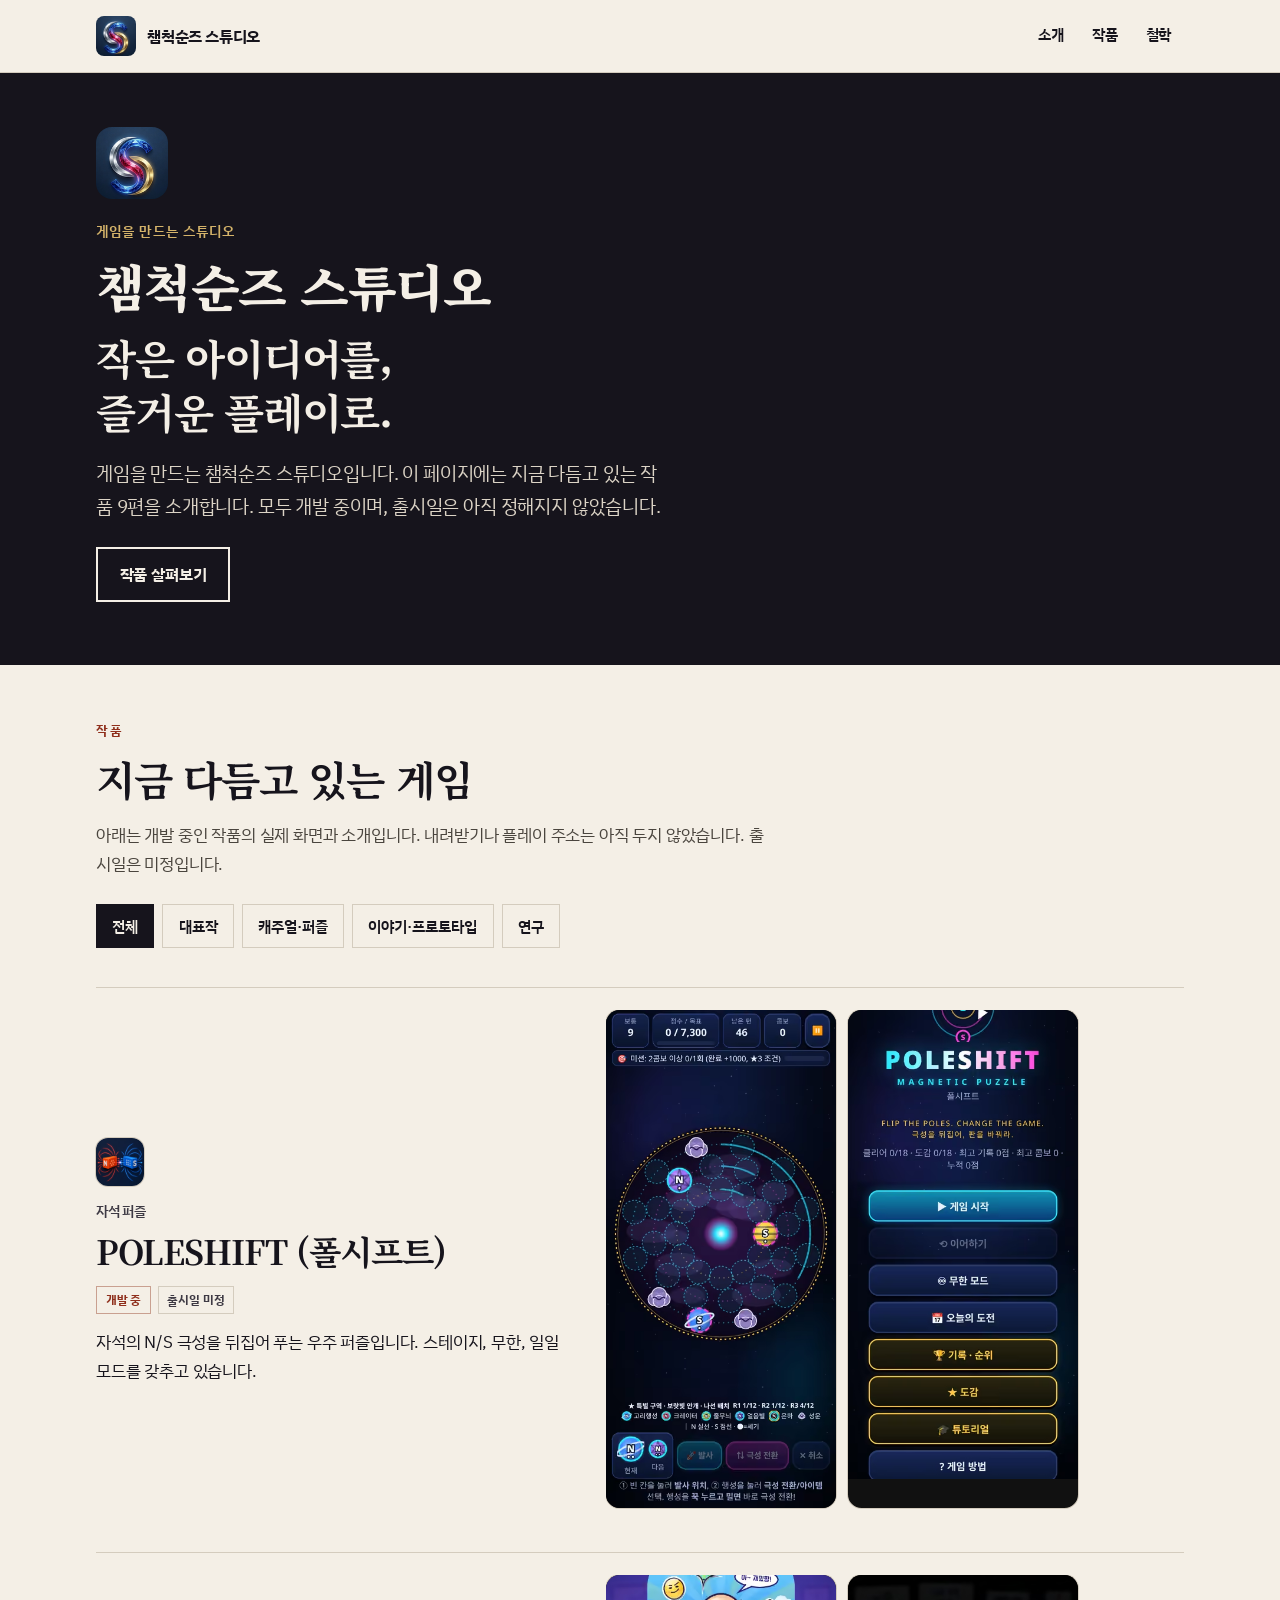
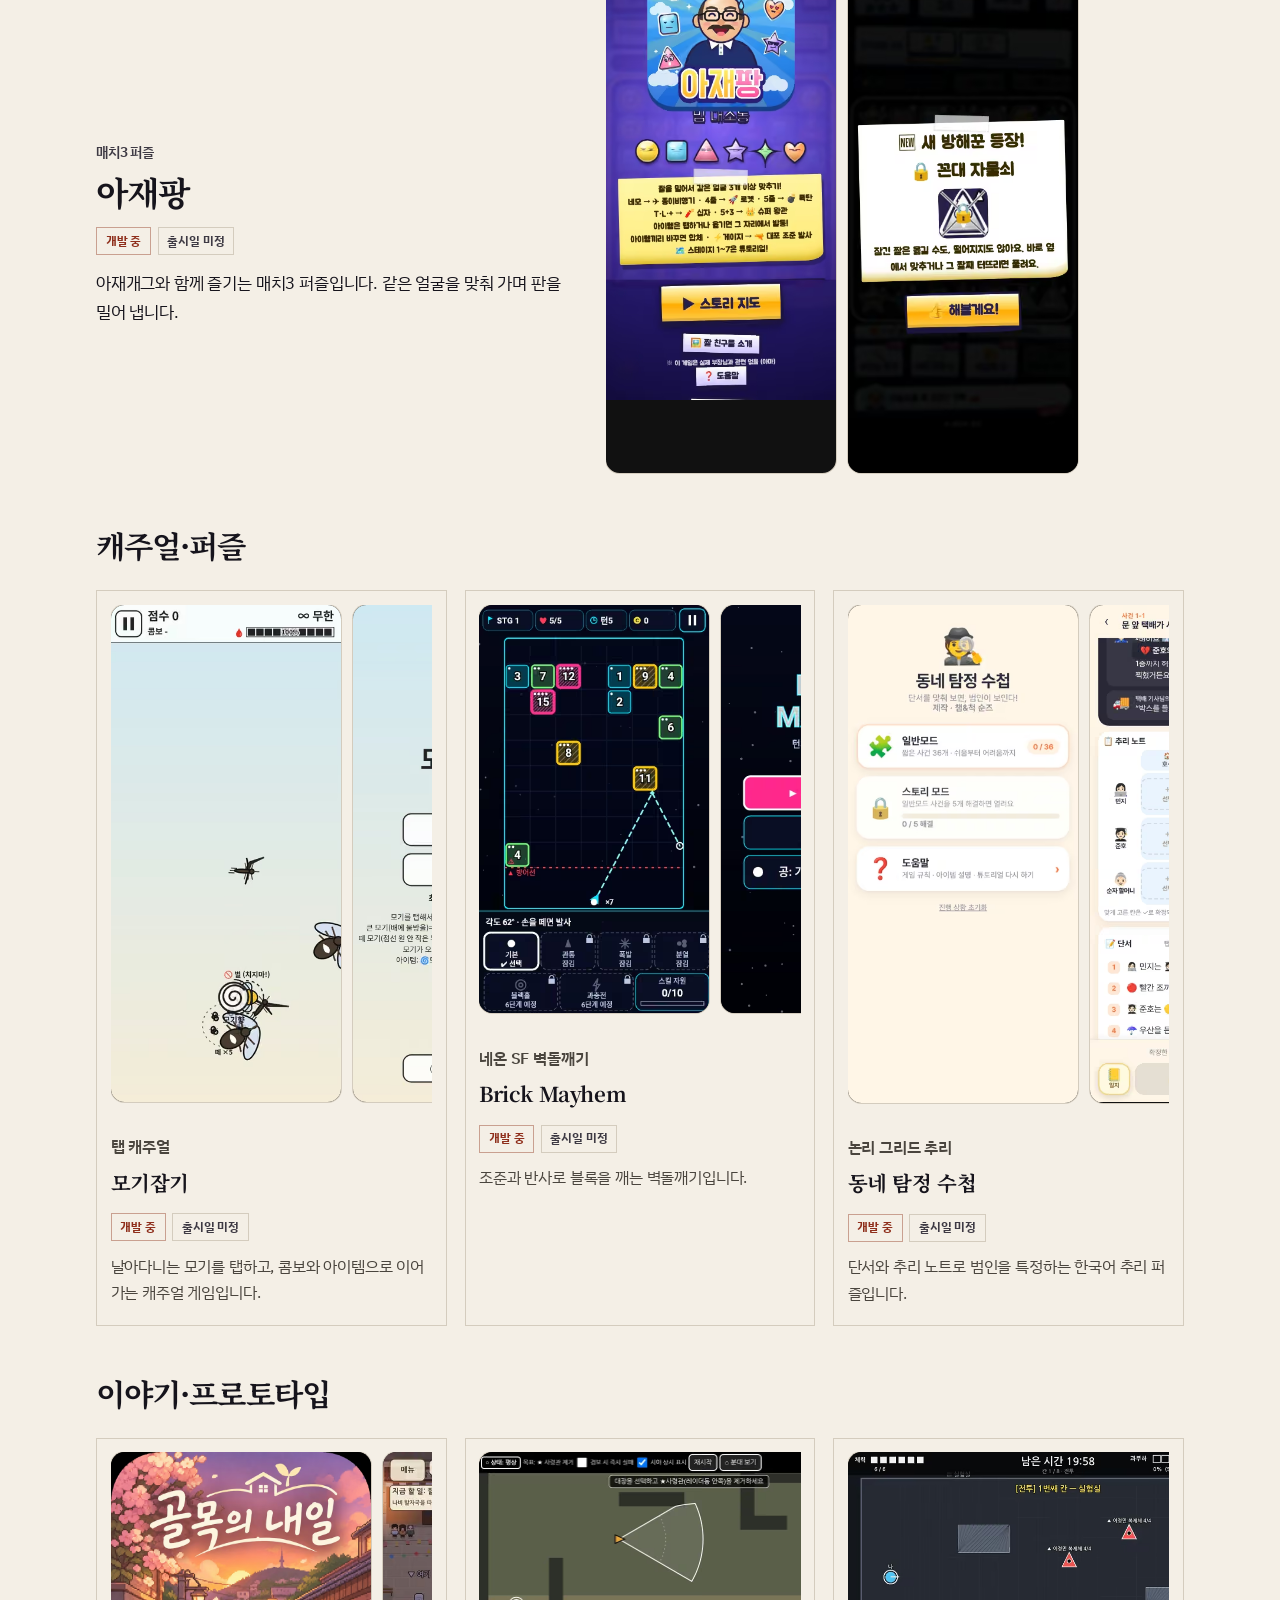
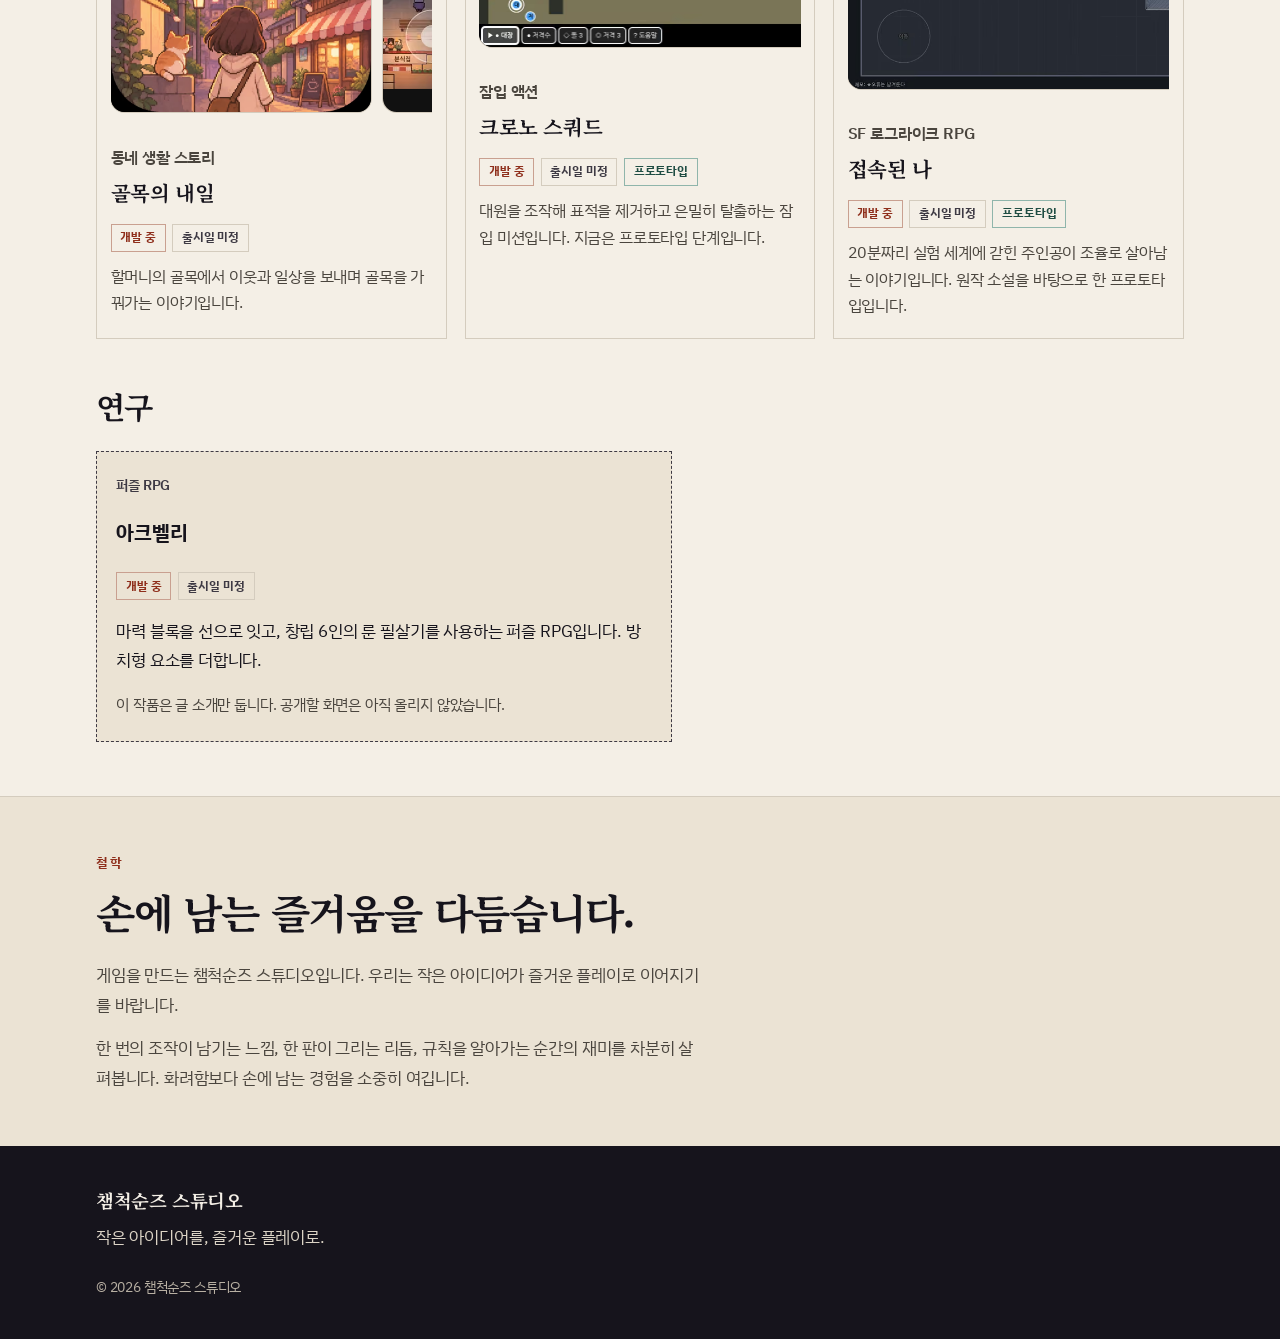
<file: index.html>
<!DOCTYPE html>
<html lang="ko">
<head>
  <meta charset="utf-8">
  <meta name="viewport" content="width=device-width, initial-scale=1, viewport-fit=cover">
  <meta name="color-scheme" content="light">
  <meta name="theme-color" content="#16141c">
  <title>챔척순즈 스튜디오</title>
  <meta name="description" content="게임을 만드는 챔척순즈 스튜디오입니다. 폴시프트, 아재팡을 비롯해 여러 작품을 개발 중입니다. 작은 아이디어를, 즐거운 플레이로. 출시일은 아직 정해지지 않았습니다.">
  <link rel="canonical" href="https://cescoallcare.co.kr/">
  <meta name="robots" content="index, follow">

  <meta property="og:type" content="website">
  <meta property="og:locale" content="ko_KR">
  <meta property="og:site_name" content="챔척순즈 스튜디오">
  <meta property="og:title" content="챔척순즈 스튜디오">
  <meta property="og:description" content="게임을 만드는 챔척순즈 스튜디오입니다. 작은 아이디어를, 즐거운 플레이로.">
  <meta property="og:url" content="https://cescoallcare.co.kr/">
  <meta property="og:image" content="https://cescoallcare.co.kr/images/brand/symbol-256.webp">

  <meta name="twitter:card" content="summary">
  <meta name="twitter:title" content="챔척순즈 스튜디오">
  <meta name="twitter:description" content="게임을 만드는 챔척순즈 스튜디오입니다. 작은 아이디어를, 즐거운 플레이로.">

  <link rel="icon" href="/favicon-32.png" type="image/png" sizes="32x32">
  <link rel="apple-touch-icon" href="/apple-touch-icon.png">

  <link rel="preconnect" href="https://fonts.googleapis.com">
  <link rel="preconnect" href="https://fonts.gstatic.com" crossorigin>
  <link rel="stylesheet" href="https://fonts.googleapis.com/css2?family=IBM+Plex+Sans+KR:wght@400;500;600;700&amp;family=Noto+Serif+KR:wght@600;700;900&amp;display=swap">
  <link rel="stylesheet" href="/css/style.css">

  <script type="application/ld+json">
  {
    "@context": "https://schema.org",
    "@graph": [
      {
        "@type": "Organization",
        "@id": "https://cescoallcare.co.kr/#studio",
        "name": "챔척순즈 스튜디오",
        "url": "https://cescoallcare.co.kr/",
        "logo": "https://cescoallcare.co.kr/images/brand/symbol-256.webp",
        "description": "게임을 만드는 챔척순즈 스튜디오입니다. 작은 아이디어를, 즐거운 플레이로. 폴시프트, 아재팡을 비롯한 작품을 개발 중이며 출시일은 아직 정해지지 않았습니다."
      },
      {
        "@type": "WebSite",
        "@id": "https://cescoallcare.co.kr/#website",
        "url": "https://cescoallcare.co.kr/",
        "name": "챔척순즈 스튜디오",
        "inLanguage": "ko-KR",
        "publisher": { "@id": "https://cescoallcare.co.kr/#studio" }
      }
    ]
  }
  </script>
</head>
<body>
  <a class="skip-link" href="#main">본문으로 건너뛰기</a>

  <header class="site-header">
    <div class="header-inner pad">
      <a class="brand" href="#intro">
        <span class="brand-mark">
          <img src="/images/brand/symbol-128.png" width="40" height="40" alt="" decoding="async">
        </span>
        <span class="brand-name">챔척순즈 스튜디오</span>
      </a>
      <nav class="site-nav" aria-label="주요 메뉴">
        <a href="#intro">소개</a>
        <a href="#works">작품</a>
        <a href="#philosophy">철학</a>
      </nav>
    </div>
  </header>

  <main id="main">
    <section class="hero" id="intro" aria-labelledby="studio-name">
      <div class="hero-inner pad">
        <div class="hero-symbol">
          <img src="/images/brand/symbol-128.png" width="72" height="72" alt="챔척순즈 스튜디오 심볼" decoding="async">
        </div>
        <p class="eyebrow">게임을 만드는 스튜디오</p>
        <h1 id="studio-name">챔척순즈 스튜디오</h1>
        <p class="hero-slogan">작은 아이디어를,<br>즐거운 플레이로.</p>
        <p class="hero-lead">게임을 만드는 챔척순즈 스튜디오입니다. 이 페이지에는 지금 다듬고 있는 작품 9편을 소개합니다. 모두 개발 중이며, 출시일은 아직 정해지지 않았습니다.</p>
        <a class="btn" href="#works">작품 살펴보기</a>
      </div>
    </section>

    <section class="works" id="works" aria-labelledby="works-title">
      <div class="section-inner pad">
        <p class="section-label">작품</p>
        <h2 id="works-title">지금 다듬고 있는 게임</h2>
        <p class="works-lead">아래는 개발 중인 작품의 실제 화면과 소개입니다. 내려받기나 플레이 주소는 아직 두지 않았습니다. 출시일은 미정입니다.</p>

        <div class="filter-bar" data-filter-bar role="group" aria-label="작품 구분">
          <button type="button" data-filter="all" aria-pressed="true">전체</button>
          <button type="button" data-filter="flagship" aria-pressed="false">대표작</button>
          <button type="button" data-filter="casual" aria-pressed="false">캐주얼·퍼즐</button>
          <button type="button" data-filter="story" aria-pressed="false">이야기·프로토타입</button>
          <button type="button" data-filter="research" aria-pressed="false">연구</button>
        </div>

        <article class="flagship" id="poleshift" data-group="flagship casual" aria-labelledby="title-poleshift">
          <div class="flagship-grid">
            <div class="flagship-copy">
              <img class="icon-inline" src="/images/games/poleshift-icon-128.jpg" width="48" height="48" alt="폴시프트 아이콘. 주황 N극 자석과 파란 S극 자석이 마주 본다." decoding="async">
              <p class="kicker">자석 퍼즐</p>
              <h3 id="title-poleshift">POLESHIFT <span lang="ko">(폴시프트)</span></h3>
              <ul class="badges">
                <li><span class="badge badge-dev">개발 중</span></li>
                <li><span class="badge badge-date">출시일 미정</span></li>
              </ul>
              <p>자석의 N/S 극성을 뒤집어 푸는 우주 퍼즐입니다. 스테이지, 무한, 일일 모드를 갖추고 있습니다.</p>
            </div>
            <div class="shot-row" aria-label="폴시프트 화면">
              <a class="shot" href="/images/games/poleshift-play-780.jpg" data-caption="폴시프트 플레이 화면">
              <picture>
                <source type="image/avif" srcset="/images/games/poleshift-play-390.avif 390w, /images/games/poleshift-play-780.avif 780w" sizes="(max-width: 719px) 68vw, 230px">
                <source type="image/webp" srcset="/images/games/poleshift-play-390.webp 390w, /images/games/poleshift-play-780.webp 780w" sizes="(max-width: 719px) 68vw, 230px">
                <img src="/images/games/poleshift-play-390.jpg" srcset="/images/games/poleshift-play-390.jpg 390w, /images/games/poleshift-play-780.jpg 780w" sizes="(max-width: 719px) 68vw, 230px" width="390" height="844" alt="폴시프트 플레이 화면. 우주 원반 위에 N극과 S극 행성이 놓여 있고, 극성 전환과 발사 버튼이 보인다." loading="eager" fetchpriority="high" decoding="async">
              </picture>
            </a>
              <a class="shot" href="/images/games/poleshift-menu-780.jpg" data-caption="폴시프트 메뉴 화면">
              <picture>
                <source type="image/avif" srcset="/images/games/poleshift-menu-390.avif 390w, /images/games/poleshift-menu-780.avif 780w" sizes="(max-width: 719px) 68vw, 230px">
                <source type="image/webp" srcset="/images/games/poleshift-menu-390.webp 390w, /images/games/poleshift-menu-780.webp 780w" sizes="(max-width: 719px) 68vw, 230px">
                <img src="/images/games/poleshift-menu-390.jpg" srcset="/images/games/poleshift-menu-390.jpg 390w, /images/games/poleshift-menu-780.jpg 780w" sizes="(max-width: 719px) 68vw, 230px" width="390" height="796" alt="폴시프트 메뉴 화면. 제목과 스테이지, 무한 모드, 오늘의 도전 버튼이 보인다." loading="lazy" decoding="async">
              </picture>
            </a>
            </div>
          </div>
        </article>

        <article class="flagship" id="ajaepang" data-group="flagship casual" aria-labelledby="title-ajaepang">
          <div class="flagship-grid">
            <div class="flagship-copy">
              <p class="kicker">매치3 퍼즐</p>
              <h3 id="title-ajaepang">아재팡</h3>
              <ul class="badges">
                <li><span class="badge badge-dev">개발 중</span></li>
                <li><span class="badge badge-date">출시일 미정</span></li>
              </ul>
              <p>아재개그와 함께 즐기는 매치3 퍼즐입니다. 같은 얼굴을 맞춰 가며 판을 밀어 냅니다.</p>
            </div>
            <div class="shot-row" aria-label="아재팡 화면">
              <a class="shot" href="/images/games/ajaepang-start-390.jpg" data-caption="아재팡 시작 화면">
              <picture>
                <source type="image/avif" srcset="/images/games/ajaepang-start-390.avif 390w" sizes="(max-width: 719px) 68vw, 230px">
                <source type="image/webp" srcset="/images/games/ajaepang-start-390.webp 390w" sizes="(max-width: 719px) 68vw, 230px">
                <img src="/images/games/ajaepang-start-390.jpg" srcset="/images/games/ajaepang-start-390.jpg 390w" sizes="(max-width: 719px) 68vw, 230px" width="390" height="720" alt="아재팡 시작 화면. 캐릭터와 아재팡 제목, 같은 얼굴 세 개를 맞추는 안내가 보인다." loading="lazy" decoding="async">
              </picture>
            </a>
              <a class="shot" href="/images/games/ajaepang-play-390.jpg" data-caption="아재팡 플레이 화면">
              <picture>
                <source type="image/avif" srcset="/images/games/ajaepang-play-390.avif 390w" sizes="(max-width: 719px) 68vw, 230px">
                <source type="image/webp" srcset="/images/games/ajaepang-play-390.webp 390w" sizes="(max-width: 719px) 68vw, 230px">
                <img src="/images/games/ajaepang-play-390.jpg" srcset="/images/games/ajaepang-play-390.jpg 390w" sizes="(max-width: 719px) 68vw, 230px" width="390" height="844" alt="아재팡 플레이 화면. 새 방해꾼 끈대 자물쇠 안내가 보드 위에 떠 있다." loading="lazy" decoding="async">
              </picture>
            </a>
            </div>
          </div>
        </article>

        <div class="group" data-group="casual" id="casual">
          <h3 class="group-title">캐주얼·퍼즐</h3>
          <ul class="card-grid">
            <li class="card" id="mosquito">
              <div class="shot-row card-shots" aria-label="모기잡기 화면">
                <a class="shot" href="/images/games/mosquito-play-780.jpg" data-caption="모기잡기 플레이 화면">
              <picture>
                <source type="image/avif" srcset="/images/games/mosquito-play-390.avif 390w, /images/games/mosquito-play-780.avif 780w" sizes="(max-width: 719px) 68vw, 230px">
                <source type="image/webp" srcset="/images/games/mosquito-play-390.webp 390w, /images/games/mosquito-play-780.webp 780w" sizes="(max-width: 719px) 68vw, 230px">
                <img src="/images/games/mosquito-play-390.jpg" srcset="/images/games/mosquito-play-390.jpg 390w, /images/games/mosquito-play-780.jpg 780w" sizes="(max-width: 719px) 68vw, 230px" width="390" height="844" alt="모기잡기 플레이 화면. 날아다니는 모기와 벌, 점수와 콤보 표시가 보인다." loading="lazy" decoding="async">
              </picture>
            </a>
                <a class="shot" href="/images/games/mosquito-menu-390.jpg" data-caption="모기잡기 메뉴 화면">
              <picture>
                <source type="image/avif" srcset="/images/games/mosquito-menu-390.avif 390w" sizes="(max-width: 719px) 68vw, 230px">
                <source type="image/webp" srcset="/images/games/mosquito-menu-390.webp 390w" sizes="(max-width: 719px) 68vw, 230px">
                <img src="/images/games/mosquito-menu-390.jpg" srcset="/images/games/mosquito-menu-390.jpg 390w" sizes="(max-width: 719px) 68vw, 230px" width="390" height="844" alt="모기잡기 메뉴 화면. 60초 모드와 무한 모드 선택이 보인다." loading="lazy" decoding="async">
              </picture>
            </a>
              </div>
              <p class="kicker">탭 캐주얼</p>
              <h3>모기잡기</h3>
              <ul class="badges">
                <li><span class="badge badge-dev">개발 중</span></li>
                <li><span class="badge badge-date">출시일 미정</span></li>
              </ul>
              <p>날아다니는 모기를 탭하고, 콤보와 아이템으로 이어가는 캐주얼 게임입니다.</p>
            </li>
            <li class="card" id="brick-mayhem">
              <div class="shot-row card-shots" aria-label="Brick Mayhem 화면">
                <a class="shot" href="/images/games/brick-battle-360.jpg" data-caption="Brick Mayhem 전투 화면">
              <picture>
                <source type="image/avif" srcset="/images/games/brick-battle-360.avif 360w" sizes="(max-width: 719px) 68vw, 230px">
                <source type="image/webp" srcset="/images/games/brick-battle-360.webp 360w" sizes="(max-width: 719px) 68vw, 230px">
                <img src="/images/games/brick-battle-360.jpg" srcset="/images/games/brick-battle-360.jpg 360w" sizes="(max-width: 719px) 68vw, 230px" width="360" height="640" alt="Brick Mayhem 전투 화면. 조준선이 숫자 블록을 향해 반사 경로를 그리고 있다." loading="lazy" decoding="async">
              </picture>
            </a>
                <a class="shot" href="/images/games/brick-title-360.jpg" data-caption="Brick Mayhem 타이틀 화면">
              <picture>
                <source type="image/avif" srcset="/images/games/brick-title-360.avif 360w" sizes="(max-width: 719px) 68vw, 230px">
                <source type="image/webp" srcset="/images/games/brick-title-360.webp 360w" sizes="(max-width: 719px) 68vw, 230px">
                <img src="/images/games/brick-title-360.jpg" srcset="/images/games/brick-title-360.jpg 360w" sizes="(max-width: 719px) 68vw, 230px" width="360" height="640" alt="Brick Mayhem 타이틀 화면. 턴제 전략 브릭 브레이커 제목이 보인다." loading="lazy" decoding="async">
              </picture>
            </a>
              </div>
              <p class="kicker">네온 SF 벽돌깨기</p>
              <h3>Brick Mayhem</h3>
              <ul class="badges">
                <li><span class="badge badge-dev">개발 중</span></li>
                <li><span class="badge badge-date">출시일 미정</span></li>
              </ul>
              <p>조준과 반사로 블록을 깨는 벽돌깨기입니다.</p>
            </li>
            <li class="card" id="mystery">
              <div class="shot-row card-shots" aria-label="동네 탐정 수첩 화면">
                <a class="shot" href="/images/games/mystery-home-750.jpg" data-caption="동네 탐정 수첩 홈 화면">
              <picture>
                <source type="image/avif" srcset="/images/games/mystery-home-375.avif 375w, /images/games/mystery-home-750.avif 750w" sizes="(max-width: 719px) 68vw, 230px">
                <source type="image/webp" srcset="/images/games/mystery-home-375.webp 375w, /images/games/mystery-home-750.webp 750w" sizes="(max-width: 719px) 68vw, 230px">
                <img src="/images/games/mystery-home-375.jpg" srcset="/images/games/mystery-home-375.jpg 375w, /images/games/mystery-home-750.jpg 750w" sizes="(max-width: 719px) 68vw, 230px" width="375" height="812" alt="동네 탐정 수첩 홈 화면. 일반 모드와 스토리 모드가 보인다." loading="lazy" decoding="async">
              </picture>
            </a>
                <a class="shot" href="/images/games/mystery-play-780.jpg" data-caption="동네 탐정 수첩 플레이 화면">
              <picture>
                <source type="image/avif" srcset="/images/games/mystery-play-390.avif 390w, /images/games/mystery-play-780.avif 780w" sizes="(max-width: 719px) 68vw, 230px">
                <source type="image/webp" srcset="/images/games/mystery-play-390.webp 390w, /images/games/mystery-play-780.webp 780w" sizes="(max-width: 719px) 68vw, 230px">
                <img src="/images/games/mystery-play-390.jpg" srcset="/images/games/mystery-play-390.jpg 390w, /images/games/mystery-play-780.jpg 780w" sizes="(max-width: 719px) 68vw, 230px" width="390" height="844" alt="동네 탐정 수첩 플레이 화면. 사건 단서와 추리 노트 표가 보인다." loading="lazy" decoding="async">
              </picture>
            </a>
              </div>
              <p class="kicker">논리 그리드 추리</p>
              <h3>동네 탐정 수첩</h3>
              <ul class="badges">
                <li><span class="badge badge-dev">개발 중</span></li>
                <li><span class="badge badge-date">출시일 미정</span></li>
              </ul>
              <p>단서와 추리 노트로 범인을 특정하는 한국어 추리 퍼즐입니다.</p>
            </li>
          </ul>
        </div>

        <div class="group" data-group="story" id="story">
          <h3 class="group-title">이야기·프로토타입</h3>
          <ul class="card-grid">
            <li class="card" id="golmok">
              <div class="shot-row card-shots" aria-label="골목의 내일 화면">
                <a class="shot shot-sq" href="/images/games/golmok-keyart-1254.jpg" data-caption="골목의 내일 키 아트">
              <picture>
                <source type="image/avif" srcset="/images/games/golmok-keyart-800.avif 800w, /images/games/golmok-keyart-1254.avif 1254w" sizes="(max-width: 719px) 70vw, 260px">
                <source type="image/webp" srcset="/images/games/golmok-keyart-800.webp 800w, /images/games/golmok-keyart-1254.webp 1254w" sizes="(max-width: 719px) 70vw, 260px">
                <img src="/images/games/golmok-keyart-800.jpg" srcset="/images/games/golmok-keyart-800.jpg 800w, /images/games/golmok-keyart-1254.jpg 1254w" sizes="(max-width: 719px) 70vw, 260px" width="800" height="800" alt="골목의 내일 키 아트. 해 질 무렵의 골목을 바라보는 인물과 고양이가 있다." loading="lazy" decoding="async">
              </picture>
            </a>
                <a class="shot shot-wide" href="/images/games/golmok-market-1280.jpg" data-caption="골목의 내일 밤시장 화면">
              <picture>
                <source type="image/avif" srcset="/images/games/golmok-market-800.avif 800w, /images/games/golmok-market-1280.avif 1280w" sizes="(max-width: 719px) 92vw, 420px">
                <source type="image/webp" srcset="/images/games/golmok-market-800.webp 800w, /images/games/golmok-market-1280.webp 1280w" sizes="(max-width: 719px) 92vw, 420px">
                <img src="/images/games/golmok-market-800.jpg" srcset="/images/games/golmok-market-800.jpg 800w, /images/games/golmok-market-1280.jpg 1280w" sizes="(max-width: 719px) 92vw, 420px" width="800" height="450" alt="골목의 내일 밤시장 화면. 이웃들이 골목 야시장을 오간다." loading="lazy" decoding="async">
              </picture>
            </a>
              </div>
              <p class="kicker">동네 생활 스토리</p>
              <h3>골목의 내일</h3>
              <ul class="badges">
                <li><span class="badge badge-dev">개발 중</span></li>
                <li><span class="badge badge-date">출시일 미정</span></li>
              </ul>
              <p>할머니의 골목에서 이웃과 일상을 보내며 골목을 가꿔가는 이야기입니다.</p>
            </li>
            <li class="card" id="chrono-squad">
              <div class="shot-row card-shots" aria-label="크로노 스쿼드 화면">
                <a class="shot shot-wide" href="/images/games/chrono-play-1280.jpg" data-caption="크로노 스쿼드 프로토타입 화면">
              <picture>
                <source type="image/avif" srcset="/images/games/chrono-play-844.avif 844w, /images/games/chrono-play-1280.avif 1280w" sizes="(max-width: 719px) 92vw, 420px">
                <source type="image/webp" srcset="/images/games/chrono-play-844.webp 844w, /images/games/chrono-play-1280.webp 1280w" sizes="(max-width: 719px) 92vw, 420px">
                <img src="/images/games/chrono-play-844.jpg" srcset="/images/games/chrono-play-844.jpg 844w, /images/games/chrono-play-1280.jpg 1280w" sizes="(max-width: 719px) 92vw, 420px" width="844" height="390" alt="크로노 스쿼드 프로토타입 화면. 대원을 조작하는 잠입 맵과 시야 범위가 보인다." loading="lazy" decoding="async">
              </picture>
            </a>
              </div>
              <p class="kicker">잠입 액션</p>
              <h3>크로노 스쿼드</h3>
              <ul class="badges">
                <li><span class="badge badge-dev">개발 중</span></li>
                <li><span class="badge badge-date">출시일 미정</span></li>
                <li><span class="badge badge-proto">프로토타입</span></li>
              </ul>
              <p>대원을 조작해 표적을 제거하고 은밀히 탈출하는 잠입 미션입니다. 지금은 프로토타입 단계입니다.</p>
            </li>
            <li class="card" id="connected-me">
              <div class="shot-row card-shots" aria-label="접속된 나 화면">
                <a class="shot shot-wide" href="/images/games/connected-room-1280.jpg" data-caption="접속된 나 프로토타입 화면">
              <picture>
                <source type="image/avif" srcset="/images/games/connected-room-800.avif 800w, /images/games/connected-room-1280.avif 1280w" sizes="(max-width: 719px) 92vw, 420px">
                <source type="image/webp" srcset="/images/games/connected-room-800.webp 800w, /images/games/connected-room-1280.webp 1280w" sizes="(max-width: 719px) 92vw, 420px">
                <img src="/images/games/connected-room-800.jpg" srcset="/images/games/connected-room-800.jpg 800w, /images/games/connected-room-1280.jpg 1280w" sizes="(max-width: 719px) 92vw, 420px" width="800" height="450" alt="접속된 나 프로토타입 화면. 실험실에서 주인공과 복제체가 배치되어 있다." loading="lazy" decoding="async">
              </picture>
            </a>
                <a class="shot shot-wide" href="/images/games/connected-tune-1280.jpg" data-caption="접속된 나 조율 화면">
              <picture>
                <source type="image/avif" srcset="/images/games/connected-tune-800.avif 800w, /images/games/connected-tune-1280.avif 1280w" sizes="(max-width: 719px) 92vw, 420px">
                <source type="image/webp" srcset="/images/games/connected-tune-800.webp 800w, /images/games/connected-tune-1280.webp 1280w" sizes="(max-width: 719px) 92vw, 420px">
                <img src="/images/games/connected-tune-800.jpg" srcset="/images/games/connected-tune-800.jpg 800w, /images/games/connected-tune-1280.jpg 1280w" sizes="(max-width: 719px) 92vw, 420px" width="800" height="450" alt="접속된 나 프로토타입의 조율 화면. 대상을 조율하는 인터페이스가 켜져 있다." loading="lazy" decoding="async">
              </picture>
            </a>
              </div>
              <p class="kicker">SF 로그라이크 RPG</p>
              <h3>접속된 나</h3>
              <ul class="badges">
                <li><span class="badge badge-dev">개발 중</span></li>
                <li><span class="badge badge-date">출시일 미정</span></li>
                <li><span class="badge badge-proto">프로토타입</span></li>
              </ul>
              <p>20분짜리 실험 세계에 갇힌 주인공이 조율로 살아남는 이야기입니다. 원작 소설을 바탕으로 한 프로토타입입니다.</p>
            </li>
          </ul>
        </div>

        <div class="group research" data-group="research" id="research">
          <h3 class="group-title">연구</h3>
          <ul class="card-grid research-grid">
            <li class="text-card" id="arkvalley">
              <p class="kicker">퍼즐 RPG</p>
              <h3>아크벨리</h3>
              <ul class="badges">
                <li><span class="badge badge-dev">개발 중</span></li>
                <li><span class="badge badge-date">출시일 미정</span></li>
              </ul>
              <p>마력 블록을 선으로 잇고, 창립 6인의 룬 필살기를 사용하는 퍼즐 RPG입니다. 방치형 요소를 더합니다.</p>
              <p class="research-note">이 작품은 글 소개만 둡니다. 공개할 화면은 아직 올리지 않았습니다.</p>
            </li>
          </ul>
        </div>
      </div>
    </section>

    <section class="philosophy" id="philosophy" aria-labelledby="philosophy-title">
      <div class="section-inner pad">
        <p class="section-label">철학</p>
        <h2 id="philosophy-title">손에 남는 즐거움을 다듬습니다.</h2>
        <div class="prose">
          <p>게임을 만드는 챔척순즈 스튜디오입니다. 우리는 작은 아이디어가 즐거운 플레이로 이어지기를 바랍니다.</p>
          <p>한 번의 조작이 남기는 느낌, 한 판이 그리는 리듬, 규칙을 알아가는 순간의 재미를 차분히 살펴봅니다. 화려함보다 손에 남는 경험을 소중히 여깁니다.</p>
        </div>
      </div>
    </section>
  </main>

  <footer class="site-footer">
    <div class="footer-inner pad">
      <p class="footer-name">챔척순즈 스튜디오</p>
      <p class="footer-tag">작은 아이디어를, 즐거운 플레이로.</p>
      <p class="footer-copy"><small>© 2026 챔척순즈 스튜디오</small></p>
    </div>
  </footer>

  <dialog id="lightbox" class="lightbox" aria-label="이미지 보기">
    <div class="lightbox-box">
      <form method="dialog"><button type="submit" class="lb-close" data-close>닫기</button></form>
      <figure>
        <img class="lightbox-img" alt="">
        <figcaption class="lightbox-cap"></figcaption>
      </figure>
    </div>
  </dialog>

  <script src="/js/site.js" defer></script>
</body>
</html>
</file>
<file: css/style.css>
/* 챔척순즈 스튜디오 — typographic studio + game catalog */

:root {
  --ink: #16141c;
  --ink-soft: #3e3a44;
  --paper: #f4efe6;
  --paper-2: #ebe3d4;
  --mute: #4a453e;
  --line: #d4ccbe;
  --ember: #e85d3b;
  --ember-deep: #c44a2e;
  --ember-text: #8f2f1c;
  --mint: #7eb8a8;
  --gold: #d4b36a;
  --cream: #f4efe6;
  --header-h: 4.5rem;
  --max: 72rem;
  --measure: 38rem;
  --font-sans: "IBM Plex Sans KR", "Pretendard", "Apple SD Gothic Neo", "Noto Sans KR", "Malgun Gothic", sans-serif;
  --font-serif: "Noto Serif KR", "Apple Myungjo", "Batang", "Noto Serif CJK KR", serif;
  color-scheme: light;
}

*,
*::before,
*::after { box-sizing: border-box; }

html {
  scroll-behavior: smooth;
  scroll-padding-top: calc(var(--header-h) + 0.5rem);
  -webkit-text-size-adjust: 100%;
  text-size-adjust: 100%;
}

html, body { margin: 0; padding: 0; }

body {
  background: var(--paper);
  color: var(--ink);
  font-family: var(--font-sans);
  font-size: 1.0625rem;
  line-height: 1.7;
  letter-spacing: -0.01em;
  min-height: 100vh;
  overflow-x: hidden;
}

img, svg { display: block; max-width: 100%; height: auto; }
a { color: inherit; }
:focus { outline: none; }
:focus-visible {
  outline: 3px solid var(--ink);
  outline-offset: 3px;
}

.visually-hidden {
  position: absolute;
  width: 1px;
  height: 1px;
  padding: 0;
  margin: -1px;
  overflow: hidden;
  clip: rect(0, 0, 0, 0);
  white-space: nowrap;
  border: 0;
}

.skip-link {
  position: absolute;
  left: 0.75rem;
  top: 0.75rem;
  z-index: 1000;
  padding: 0.65rem 1.1rem;
  min-height: 44px;
  background: var(--paper);
  color: var(--ink);
  font-weight: 600;
  text-decoration: underline;
  text-underline-offset: 0.15em;
  transform: translateY(-200%);
}
.skip-link:focus,
.skip-link:focus-visible { transform: none; }

.pad {
  padding-left: max(clamp(1rem, 3vw, 2rem), env(safe-area-inset-left));
  padding-right: max(clamp(1rem, 3vw, 2rem), env(safe-area-inset-right));
}

/* Header */
.site-header {
  position: sticky;
  top: 0;
  z-index: 50;
  background: var(--paper);
  border-bottom: 1px solid var(--line);
}
.header-inner {
  display: flex;
  align-items: center;
  justify-content: space-between;
  gap: 1rem;
  max-width: var(--max);
  min-height: var(--header-h);
  margin: 0 auto;
  padding-top: 0.5rem;
  padding-bottom: 0.5rem;
}
.brand {
  display: inline-flex;
  align-items: center;
  gap: 0.7rem;
  min-height: 44px;
  text-decoration: none;
  font-weight: 700;
  letter-spacing: -0.02em;
}
.brand-mark {
  width: 40px;
  height: 40px;
  border-radius: 8px;
  overflow: hidden;
  flex: 0 0 auto;
  background: #15243a;
}
.brand-mark img { width: 40px; height: 40px; }
.brand-name { font-size: 0.98rem; }
.site-nav { display: flex; align-items: center; gap: 0.15rem; }
.site-nav a {
  display: inline-flex;
  align-items: center;
  justify-content: center;
  min-height: 44px;
  min-width: 44px;
  padding: 0.35rem 0.8rem;
  text-decoration: none;
  font-size: 0.95rem;
  font-weight: 600;
  border-bottom: 2px solid transparent;
}
.site-nav a:hover,
.site-nav a:focus-visible { border-bottom-color: var(--ink); }

/* Hero */
.hero {
  background: var(--ink);
  color: var(--cream);
  position: relative;
  overflow: hidden;
}
.hero-inner {
  max-width: var(--max);
  margin: 0 auto;
  padding-top: clamp(2.4rem, 6vh, 4.2rem);
  padding-bottom: clamp(2.6rem, 7vh, 4.4rem);
}
.hero-symbol {
  width: 72px;
  height: 72px;
  border-radius: 16px;
  overflow: hidden;
  margin: 0 0 1.25rem;
  background: #15243a;
}
.hero-symbol img { width: 72px; height: 72px; }
.eyebrow {
  margin: 0 0 0.7rem;
  font-size: 0.86rem;
  font-weight: 600;
  letter-spacing: 0.08em;
  color: var(--gold);
}
.hero h1 {
  margin: 0;
  font-family: var(--font-serif);
  font-weight: 900;
  font-size: clamp(1.85rem, 4.6vw, 3.15rem);
  line-height: 1.25;
  letter-spacing: -0.03em;
}
.hero-slogan {
  margin: 0.85rem 0 0;
  font-family: var(--font-serif);
  font-weight: 700;
  font-size: clamp(1.55rem, 4.2vw, 2.6rem);
  line-height: 1.3;
  letter-spacing: -0.03em;
}
.hero-lead {
  margin: 1.2rem 0 0;
  max-width: 36rem;
  font-size: clamp(1.02rem, 2vw, 1.18rem);
  line-height: 1.7;
  color: #dcd4c6;
}
.btn {
  display: inline-flex;
  align-items: center;
  justify-content: center;
  min-height: 44px;
  margin-top: 1.6rem;
  padding: 0.75rem 1.35rem;
  border: 2px solid var(--cream);
  background: transparent;
  color: var(--cream);
  font-weight: 700;
  font-size: 0.98rem;
  text-decoration: none;
}
.btn:hover,
.btn:focus-visible {
  background: var(--cream);
  color: var(--ink);
}
.btn:focus-visible {
  outline-color: var(--cream);
  box-shadow: 0 0 0 3px var(--ink), 0 0 0 6px var(--cream);
}

/* Shared section */
.section-inner {
  max-width: var(--max);
  margin: 0 auto;
  padding-top: clamp(2.8rem, 6vh, 4.8rem);
  padding-bottom: clamp(2.8rem, 6vh, 4.8rem);
}
.section-label {
  margin: 0 0 0.7rem;
  font-size: 0.82rem;
  font-weight: 700;
  letter-spacing: 0.14em;
  color: var(--ember-text);
}
.works h2,
.group-title,
.philosophy h2 {
  margin: 0;
  font-family: var(--font-serif);
  font-weight: 700;
  font-size: clamp(1.7rem, 3.8vw, 2.55rem);
  line-height: 1.3;
  letter-spacing: -0.03em;
}
.works-lead,
.explore-lead,
.philosophy .prose p,
.research-note {
  max-width: 42rem;
  margin: 0.9rem 0 0;
  color: var(--mute);
  font-size: 1.05rem;
  line-height: 1.75;
}

/* Filters */
.filter-bar {
  display: flex;
  flex-wrap: wrap;
  gap: 0.5rem;
  margin: 1.6rem 0 0;
}
.filter-bar button {
  display: inline-flex;
  align-items: center;
  justify-content: center;
  min-height: 44px;
  min-width: 44px;
  padding: 0.45rem 0.95rem;
  border: 1px solid var(--line);
  background: var(--paper);
  color: var(--ink);
  font: inherit;
  font-size: 0.92rem;
  font-weight: 600;
  cursor: pointer;
}
.filter-bar button[aria-pressed="true"] {
  background: var(--ink);
  color: var(--cream);
  border-color: var(--ink);
}
.filter-bar button:hover { border-color: var(--ink); }

/* Badges — text, not color-only */
.badges {
  display: flex;
  flex-wrap: wrap;
  gap: 0.4rem;
  margin: 0.7rem 0 0;
  padding: 0;
  list-style: none;
}
.badge {
  display: inline-flex;
  align-items: center;
  min-height: 28px;
  padding: 0.15rem 0.55rem;
  border: 1px solid currentColor;
  font-size: 0.78rem;
  font-weight: 700;
  letter-spacing: -0.01em;
  line-height: 1.2;
}
.badge-dev { color: var(--ember-text); border-color: #c9a090; }
.badge-date { color: var(--ink-soft); border-color: var(--line); }
.badge-proto { color: #1f4d43; border-color: #8fb5ab; }

.kicker {
  margin: 0;
  font-size: 0.88rem;
  font-weight: 600;
  color: var(--ink-soft);
}

/* Flagships */
.works { background: var(--paper); }
.flagship {
  margin-top: 2.4rem;
  padding: 1.4rem 0 0;
  border-top: 1px solid var(--line);
}
.flagship-grid {
  display: grid;
  gap: 1.4rem;
  align-items: start;
}
.flagship-copy h3 {
  margin: 0.35rem 0 0;
  font-family: var(--font-serif);
  font-size: clamp(1.55rem, 3vw, 2.1rem);
  letter-spacing: -0.03em;
  line-height: 1.3;
}
.flagship-copy p { margin: 0.85rem 0 0; max-width: 36rem; }
.icon-inline {
  width: 48px;
  height: 48px;
  border-radius: 12px;
  overflow: hidden;
  margin: 0 0 0.65rem;
  box-shadow: 0 0 0 1px var(--line);
}

/* Shot rows / cards */
.shot-row {
  display: flex;
  gap: 0.75rem;
  overflow-x: auto;
  scroll-snap-type: x mandatory;
  padding-bottom: 0.35rem;
  -webkit-overflow-scrolling: touch;
}
.shot {
  display: block;
  flex: 0 0 auto;
  width: min(250px, 68vw);
  scroll-snap-align: start;
  text-decoration: none;
  border-radius: 0.85rem;
  overflow: hidden;
  box-shadow: 0 0 0 1px var(--line);
  background: #111;
}
.shot img,
.shot picture { width: 100%; }
.shot:hover,
.shot:focus-visible { box-shadow: 0 0 0 3px var(--ink); }
.shot:focus-visible { outline-offset: 3px; }
.shot-wide { width: min(520px, 92vw); }
.shot-sq { width: min(280px, 70vw); }

.group { margin-top: 3rem; }
.group-title { font-size: clamp(1.4rem, 3vw, 1.9rem); }

.card-grid {
  list-style: none;
  margin: 1.5rem 0 0;
  padding: 0;
  display: grid;
  grid-template-columns: 1fr;
  gap: 1.1rem;
}
.card {
  background: var(--paper);
  border: 1px solid var(--line);
  padding: 0.85rem 0.85rem 1.2rem;
  display: flex;
  flex-direction: column;
  min-width: 0;
}
.card-shots { margin: 0 0 0.9rem; }
.card h3 {
  margin: 0.3rem 0 0;
  font-family: var(--font-serif);
  font-size: 1.28rem;
  letter-spacing: -0.02em;
}
.card p { margin: 0.7rem 0 0; color: var(--mute); font-size: 0.98rem; }

.text-card {
  background: var(--paper-2);
  border: 1px dashed var(--ink-soft);
  padding: 1.3rem 1.2rem 1.4rem;
}
.text-card .research-note { margin-top: 0.55rem; font-size: 0.95rem; }

.casual, .story, .research { }

/* Philosophy */
.philosophy {
  background: var(--paper-2);
  border-top: 1px solid var(--line);
}
.prose { max-width: var(--measure); margin-top: 1.4rem; }
.prose p {
  margin: 0 0 1.1rem;
  color: var(--ink);
  font-size: clamp(1.05rem, 2vw, 1.18rem);
  line-height: 1.85;
}
.prose p:last-child { margin-bottom: 0; }

/* Footer */
.site-footer {
  background: var(--ink);
  color: var(--cream);
}
.footer-inner {
  max-width: var(--max);
  margin: 0 auto;
  padding-top: 2.4rem;
  padding-bottom: max(2.4rem, env(safe-area-inset-bottom));
}
.footer-name {
  margin: 0;
  font-family: var(--font-serif);
  font-weight: 700;
  font-size: 1.15rem;
  letter-spacing: -0.02em;
}
.footer-tag { margin: 0.45rem 0 0; color: #dcd4c6; }
.footer-copy { margin: 1.25rem 0 0; color: #b8b0a3; }
.footer-copy small { font-size: 0.85rem; }

/* Lightbox */
.lightbox {
  padding: 0;
  border: 0;
  background: transparent;
  max-width: min(92vw, 52rem);
  max-height: 94vh;
}
.lightbox::backdrop { background: rgba(16, 14, 20, 0.86); }
.lightbox-box {
  background: var(--ink);
  color: var(--cream);
  padding: 0.75rem;
  max-height: 94vh;
  overflow: auto;
}
.lightbox-img {
  width: auto;
  max-width: 100%;
  max-height: 78vh;
  margin: 0 auto;
}
.lightbox-cap {
  margin: 0.7rem 0.2rem 0.2rem;
  font-size: 0.92rem;
  color: #dcd4c6;
}
.lb-close {
  display: inline-flex;
  align-items: center;
  justify-content: center;
  min-height: 44px;
  min-width: 44px;
  margin-bottom: 0.5rem;
  padding: 0.4rem 0.9rem;
  border: 2px solid var(--cream);
  background: transparent;
  color: var(--cream);
  font: inherit;
  font-weight: 700;
  cursor: pointer;
}

/* Responsive */
@media (min-width: 720px) {
  .flagship-grid {
    grid-template-columns: minmax(16rem, 0.95fr) minmax(18rem, 1.15fr);
    gap: 2rem;
    align-items: center;
  }
  .card-grid { grid-template-columns: repeat(2, 1fr); }
  .shot { width: min(230px, 28vw); }
  .shot-wide { width: min(420px, 48vw); }
  .shot-sq { width: min(260px, 32vw); }
}
@media (min-width: 1080px) {
  .card-grid { grid-template-columns: repeat(3, 1fr); }
  .research-grid { grid-template-columns: 1fr; max-width: 36rem; }
}

@media (max-width: 520px) {
  .brand-name { max-width: 11.5rem; line-height: 1.3; }
  .header-inner {
    flex-wrap: wrap;
    min-height: auto;
    padding-top: 0.55rem;
    padding-bottom: 0.45rem;
    gap: 0.15rem 1rem;
  }
  .site-nav { width: 100%; justify-content: flex-start; margin-left: -0.35rem; }
}

@media (prefers-reduced-motion: reduce) {
  html { scroll-behavior: auto; }
  *,
  *::before,
  *::after {
    animation: none !important;
    transition: none !important;
    scroll-behavior: auto !important;
  }
}

@media (forced-colors: active) {
  .badge, .card, .filter-bar button, .btn, .shot { border-color: CanvasText; }
}

@media print {
  .site-header, .filter-bar, .btn, .skip-link, .lightbox, .lb-close { display: none !important; }
  .hero, .site-footer { background: #fff; color: #000; }
  .hero-lead, .footer-tag, .footer-copy { color: #000; }
  a { text-decoration: underline; }
}
</file>
